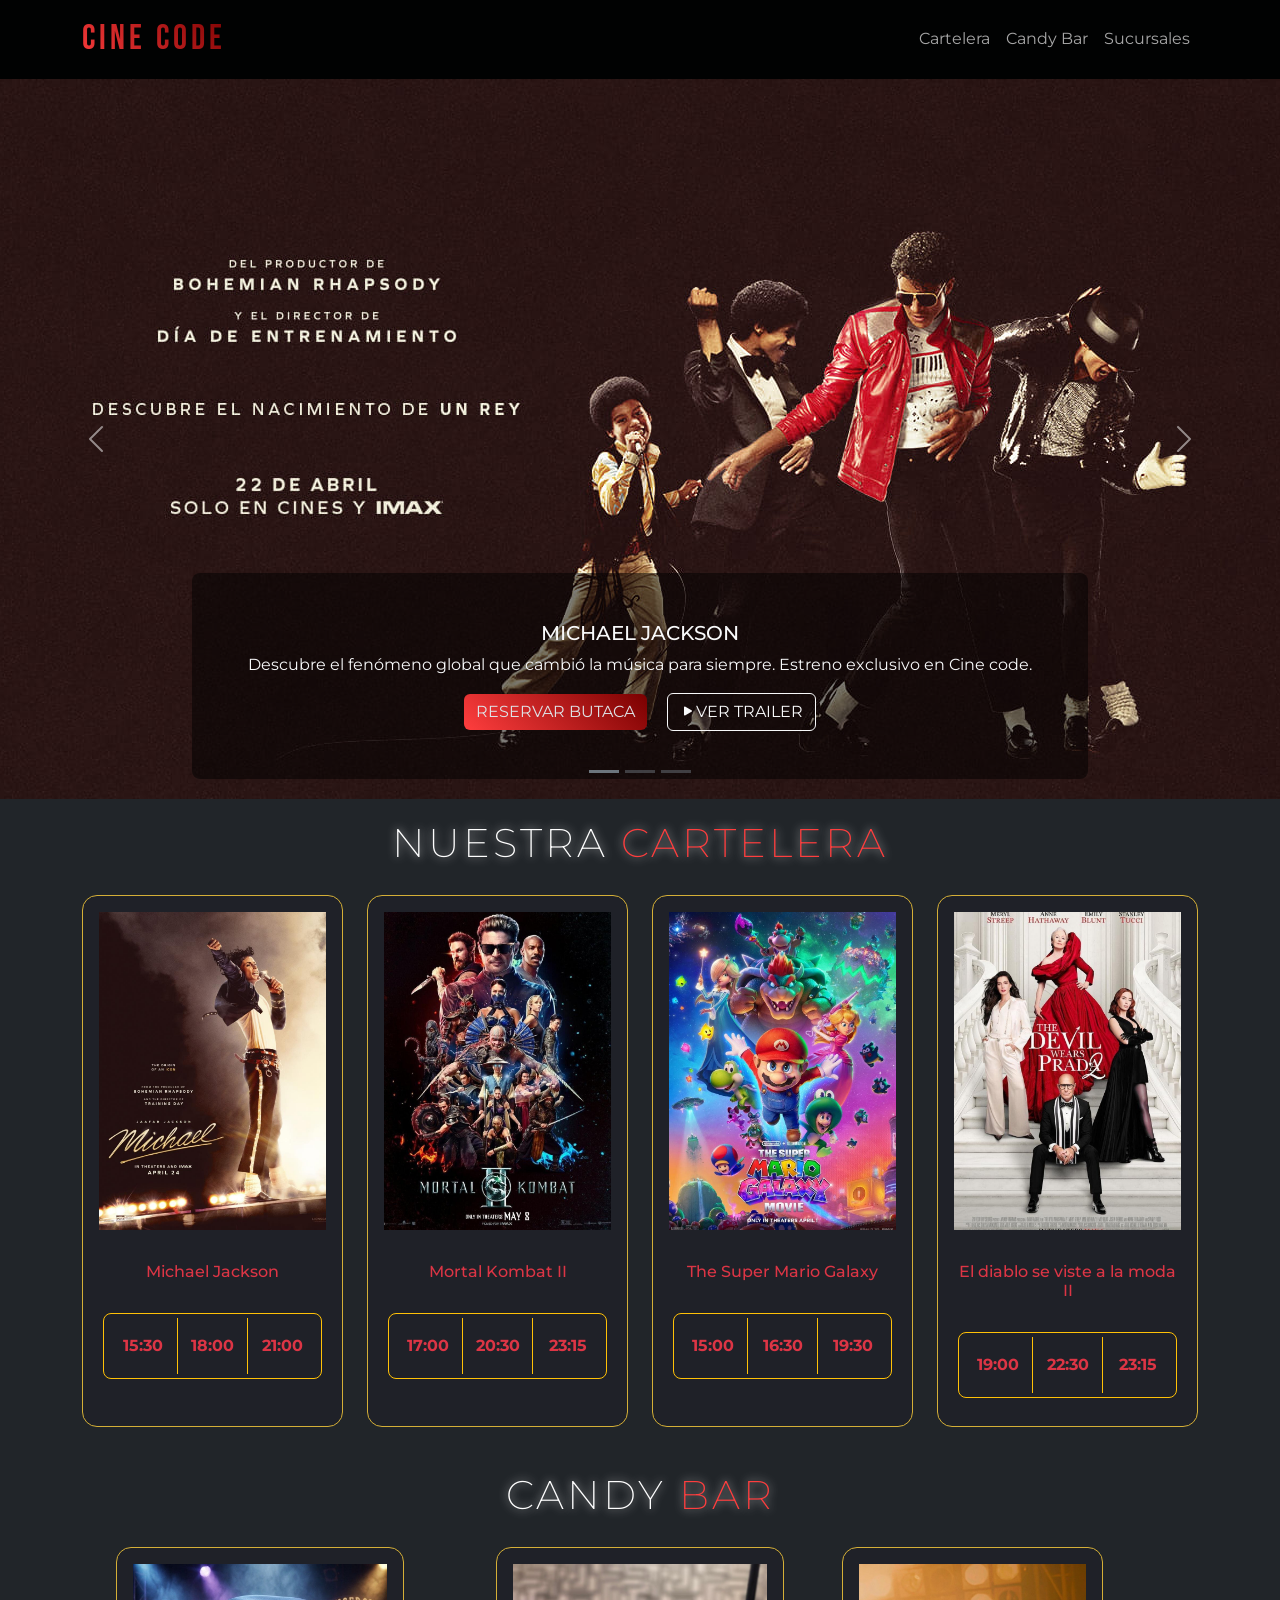
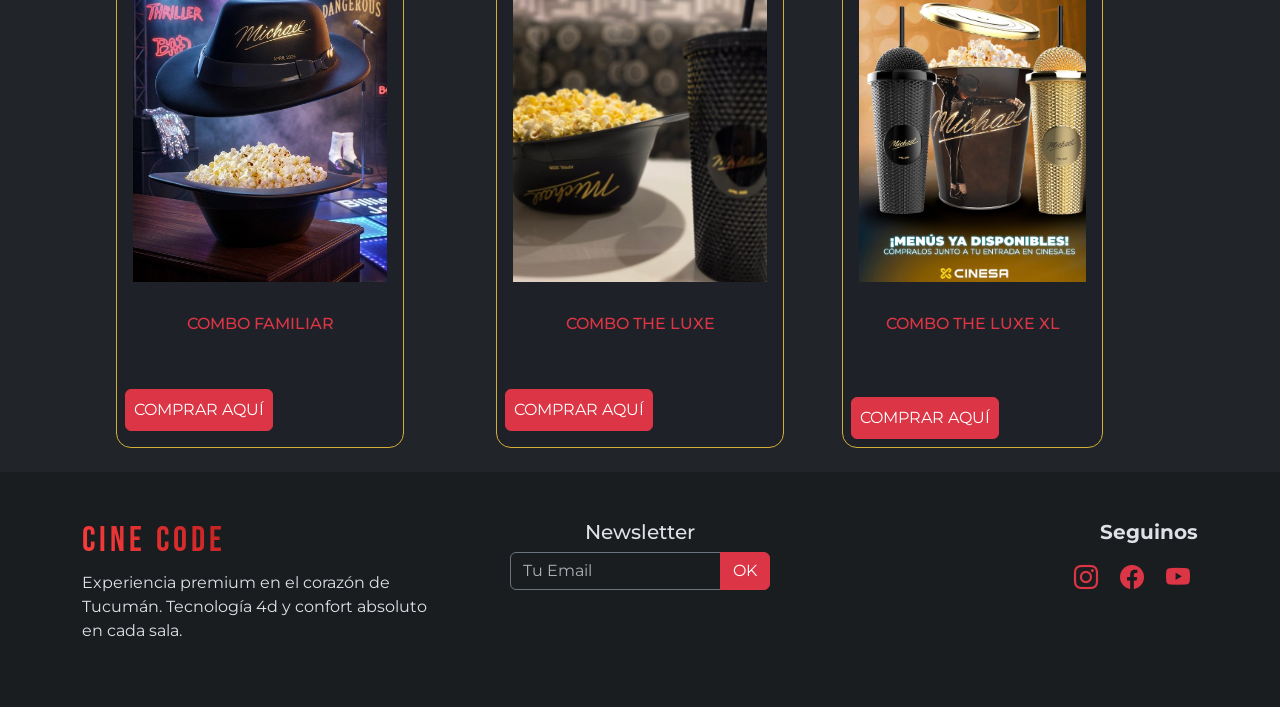
<file: index.html>
<!DOCTYPE html>
<html lang="es" data-bs-theme="dark">
<head>
    <meta charset="UTF-8">
    <meta name="viewport" content="width=device-width, initial-scale=1">
    <meta name="description" content="Desarrollo de sitio web de un cine con bootstrap">
    <meta name="Author" content="Fernandez, Amalia">
    <link rel="stylesheet" href="./css/bootstrap.min.css">
    <link rel="stylesheet" href="./css/style.css">
    <title>Cine Code</title>
</head>
<body>
<header class="sticky-top">
    <nav class="navbar navbar-expand-md navbar-color-dark">
        <div class="container">
            <a class="navbar-brand brand-font" href="./index.html">CINE CODE</a>
            <button class="navbar-toggler" type="button" data-bs-toggle="collapse"
                    data-bs-target="#navbarmenu" aria-controls="navbarmenu"
                    aria-expanded="false" aria-label="Toggle navigation">
                <span class="navbar-toggler-icon"></span>
            </button>
            <div class="collapse navbar-collapse" id="
">
                <ul class="navbar-nav ms-auto mb-2 mb-lg-0">
                    <li class="nav-item">
                        <a class="nav-link" href="./pages/cartelera.html">Cartelera</a>
                    </li>
                    <li class="nav-item">
                        <a class="nav-link" href="./pages/candy-bar.html">Candy Bar</a>
                    </li>
                    <li class="nav-item">
                        <a class="nav-link" href="./pages/error404.html">Sucursales</a>
                    </li>
                </ul>
            </div>
        </div>
    </nav>
</header>
<main>
    <!--seccion carousel -->
    <section id="carousel-CineCode" class="carousel slide">
        <div class="carousel-indicators">
            <button type="button" data-bs-target="#carousel-CineCode" data-bs-slide-to="0" class="active bg-secondary"
                    aria-current="true" aria-label="Slide 1"></button>
            <button type="button" data-bs-target="#carousel-CineCode" data-bs-slide-to="1" class="bg-secondary"
                    aria-label="Slide 2"></button>
            <button type="button" data-bs-target="#carousel-CineCode" data-bs-slide-to="2" class="bg-secondary"
                    aria-label="Slide 3"></button>
        </div>
        <div class="carousel-inner">
            <div class="carousel-item active">
                <img src="./Img/banner/michael%20-%20large.jpg" class="d-block w-100 img-banner"
                     alt="banner de Michael Jackson">
                <div class="carousel-caption  d-md-block bg-black bg-opacity-50 text-light rounded-3 py-5">
                    <h5>MICHAEL JACKSON</h5>
                    <p>Descubre el fenómeno global que cambió la música para siempre. Estreno exclusivo en Cine
                        code.</p>
                    <div class="">
                        <button class="btn btn-velvet me-3">RESERVAR BUTACA</button>
                        <button class="btn btn-outline-light" data-bs-toggle="modal" data-bs-target="#modalTrailer"><i
                                class="bi bi-play-fill"></i>VER TRAILER
                        </button>
                    </div>
                </div>
            </div>
            <div class="carousel-item">
                <img src="./Img/banner/the_devil_wears_prada_2-large.jpg" class="d-block w-100 img-banner"
                     alt="Banner del diablo viste a la moda">
                <div class="carousel-caption  d-md-block bg-black bg-opacity-50 text-light rounded-3 py-5">
                    <h5 class="text-uppercase">El diablo viste a la moda II</h5>
                    <p> La lucha de Miranda Priestly contra Emily Charlton, su exasistente convertida en
                        ejecutiva rival, mientras compiten por
                        los ingresos por publicidad en medio de la decadencia de los medios impresos y
                        Miranda se acerca a la jubilación.</p>
                    <div>
                        <button class="btn btn-velvet me-3">RESERVAR BUTACA</button>
                    </div>

                </div>
            </div>

            <div class="carousel-item">
                <img src="./Img/banner/mortal_kombat_ii.jpg" class="d-block w-100 img-banner"
                     alt="banner Mortal kombat">
                <div class="carousel-caption d-md-block bg-black bg-opacity-50 text-light rounded-3 py-5">
                    <h5>MORTAL KOMBAT II</h5>
                    <p>La batalla por el destino del mundo se libra en nuestras pantallas XL con sonido
                        envolvente.</p>
                    <div>
                        <button class="btn btn-velvet me-3">RESERVAR BUTACA</button>
                    </div>

                </div>
            </div>
        </div>
        <button class="carousel-control-prev" type="button" data-bs-target="#carousel-CineCode"
                data-bs-slide="prev">
            <span class="carousel-control-prev-icon" aria-hidden="true"></span>
            <span class="visually-hidden">Previous</span>
        </button>
        <button class="carousel-control-next" type="button" data-bs-target="#carousel-CineCode"
                data-bs-slide="next">
            <span class="carousel-control-next-icon" aria-hidden="true"></span>
            <span class="visually-hidden">Next</span>
        </button>
    </section>
    <!--Seccion cartelera-->
    <section>
        <h1 class="text-uppercase titulo-cartelera"> nuestra
            <span class="span-color"> cartelera </span>
        </h1>
        <div class="container">
            <div class="row">
                <div class="col-12 col-md-6 col-lg-3 d-flex justify-content-center pb-4">
                    <article class="card card-movie pb-2" style="width: 18rem;">
                        <img src="./Img/portadas/michael-jackson-2.jpg" class="card-img-top p-3"
                             alt="Portada pelicula Michael Jackson">
                        <div class="card-body">
                            <h5 class="card-title text-danger text-center fs-6 pb-4">Michael Jackson</h5>
                            <div class="border border-warning rounded-3 p-1 m-1">
                                <div class="row g-0">
                                    <div class="col text-center text-danger fs-6 fw-bold border-end border-warning py-3">
                                        15:30
                                    </div>
                                    <div class="col text-center text-danger fs-6 fw-bold border-end border-warning py-3">
                                        18:00
                                    </div>
                                    <div class="col text-center text-danger fs-6 fw-bold py-3">21:00</div>
                                </div>
                            </div>
                        </div>
                    </article>
                </div>
                <div class="col-12  col-md-6 col-lg-3 d-flex justify-content-center pb-4">
                    <div class="card card-movie pb-2" style="width: 18rem;">
                        <img src="./Img/portadas/mortal_kombat_ii-.jpg" class="card-img-top p-3"
                             alt="Portada pelicula Mortal kombat">
                        <article class="card-body">
                            <h5 class="card-title text-danger text-center fs-6 pb-4">Mortal Kombat II</h5>
                            <div class="border border-warning rounded-3 p-1 m-1 ">
                                <div class="row g-0">
                                    <div class="col text-center text-danger fs-6 fw-bold border-end border-warning py-3">
                                        17:00
                                    </div>
                                    <div class="col text-center text-danger fs-6 fw-bold border-end border-warning py-3">
                                        20:30
                                    </div>
                                    <div class="col text-center text-danger fs-6 fw-bold py-3 ">23:15</div>
                                </div>
                            </div>
                        </article>
                    </div>
                </div>
                <div class="col-12 col-md-6 col-lg-3 d-flex justify-content-center pb-4">
                    <article class="card card-movie" style="width: 18rem;">
                        <img src="./Img/portadas/the_super_mario_galaxy_movie-large.jpg" class="card-img-top p-3"
                             alt="Portada pelicula Super Mario">
                        <div class="card-body">
                            <h5 class="card-title text-danger text-center fs-6 pb-4">The Super Mario Galaxy</h5>
                            <div class="border border-warning rounded-3 p-1 m-1 ">
                                <div class="row g-0">
                                    <div class="col text-center text-danger fs-6 fw-bold border-end border-warning py-3">
                                        15:00
                                    </div>
                                    <div class="col text-center text-danger fs-6 fw-bold border-end border-warning py-3">
                                        16:30
                                    </div>
                                    <div class="col text-center text-danger fs-6 fw-bold py-3 ">19:30</div>
                                </div>
                            </div>
                        </div>
                    </article>
                </div>
                <div class="col-12 col-md-6 col-lg-3 d-flex justify-content-center pb-4">
                    <div class="card card-movie pb-2" style="width: 18rem;">
                        <img src="./Img/portadas/the_devil_wears_prada_2%20-%20large.jpg" class="card-img-top p-3 "
                             alt="Portada pelicula El diablo se viste a la moda">
                        <article class="card-body">
                            <h5 class="card-title text-danger text-center fs-6 pb-4">El diablo se viste a la moda
                                II</h5>
                            <div class="border border-warning rounded-3 p-1 m-1 ">
                                <div class="row g-0">
                                    <div class="col text-center text-danger fs-6 fw-bold border-end border-warning py-3">
                                        19:00
                                    </div>
                                    <div class="col text-center text-danger fs-6 fw-bold border-end border-warning py-3">
                                        22:30
                                    </div>
                                    <div class="col text-center text-danger fs-6 fw-bold py-3 ">23:15</div>
                                </div>
                            </div>
                        </article>
                    </div>
                </div>

            </div>

        </div>

    </section>
<!--seccion candy bar-->
    <section>
        <h1 class="text-uppercase titulo-cartelera"> candy
            <span class="span-color">bar </span>
        </h1>
        <div class="container">
            <div class="row">
                <div class="col-12 col-md-6 col-lg-4 d-flex justify-content-center pb-4">
                    <article class="card card-movie pb-2" style="width: 18rem;">
                        <img src="./Img/candy/pochoclos.jpg" class="card-img-top p-3"
                             alt="imagen de Pochoclos Michael Jackson">
                        <div class="card-body">
                            <h5 class="card-title text-danger text-center fs-6 pb-4">COMBO FAMILIAR</h5>
                        </div>
                        <div>
                            <button type="button" class="btn btn-danger p-2 m-2 ">COMPRAR AQUÍ</button>
                        </div>
                    </article>
                </div>
                <div class="col-12  col-md-6 col-lg-4 d-flex justify-content-center pb-4">
                    <article class="card card-movie pb-2" style="width: 18rem;">
                        <img src="./Img/candy/combo-michael-2.jpg" class="card-img-top p-3"
                             alt="imagen pochoclos mas un vaso Michael Jackson">
                        <div class="card-body">
                            <h5 class="card-title text-danger text-center fs-6 pb-4">COMBO THE LUXE</h5>
                        </div>
                        <div>
                            <button type="button" class="btn btn-danger p-2 m-2 ">COMPRAR AQUÍ</button>
                        </div>
                    </article>
                </div>
                <div class="col-12 col-md-6 col-lg-3 d-flex justify-content-center pb-4">
                    <article class="card card-movie" style="width: 18rem;">
                        <img src="./Img/candy/combo-michael.jpg" class="card-img-top p-3"
                             alt="Portada combo pochoclos extra grande">
                        <div class="card-body">
                            <h5 class="card-title text-danger text-center fs-6 pb-4">COMBO THE LUXE XL</h5>
                        </div>
                        <div>
                            <button type="button" class="btn btn-danger p-2  m-2 ">COMPRAR AQUÍ</button>
                        </div>
                    </article>
                </div>
            </div>

        </div>

        </div>

    </section>

    <!--Modal para subir un video/trailer -->
    <div class="modal fade" id="modalTrailer" tabindex="-1" aria-labelledby="modalTrailerLabel" aria-hidden="true">
        <div class="modal-dialog modal-lg">
            <div class="modal-content">
                <div class="modal-header">
                    <h3 class="modal-title  fs-5" id="modalTrailerLabel">Triller: Michael Jackson</h3>
                    <button type="button" class="btn-close" data-bs-dismiss="modal" aria-label="Close"></button>
                </div>
                <div class="modal-body">
                    <iframe class="w-100" height="350"
                            src="https://www.youtube.com/embed/o1HQSh6zZ8s?si=BFtbccs7mLk0yTl1"
                            title="YouTube video player" frameborder="0"
                            allow="accelerometer; autoplay; clipboard-write; encrypted-media; gyroscope; picture-in-picture; web-share"
                            referrerpolicy="strict-origin-when-cross-origin" allowfullscreen></iframe>
                </div>
            </div>
        </div>
    </div>
</main>
<footer class="bg-dark-subtle py-5">
    <div class="container">
        <div class="row">
            <div class="col-12 col-md-4">
                <h4 class="text-uppercase brand-font navbar-brand"> Cine code</h4>
                <p>Experiencia premium en el corazón de Tucumán. Tecnología 4d y confort absoluto en cada sala.</p>
            </div>
            <div class="col-12 col-md-4 text-center">
                <h5>Newsletter</h5>
                <form class="input-group mb-3 px-md-5">
                    <input
                            type="text"
                            class="form-control bg-transparent border-secondary"
                            placeholder="Tu Email"
                    />
                    <button class="btn btn-danger">OK</button>
                </form>
            </div>
            <div class="col-12 col-md-4 text-md-end">
                <h5 class="fw-bold mb-3">Seguinos</h5>
                <div class="fs-4">
                    <a href="./pages/error404.html" class="link-danger"
                    ><i class="bi bi-instagram mx-2"></i
                    ></a>
                    <a href="./pages/error404.html" class="link-danger"
                    ><i class="bi bi-facebook mx-2"></i
                    ></a>
                    <a href="./pages/error404.html" class="link-danger">
                        <i class="bi bi-youtube mx-2"></i
                        ></a>
                </div>
            </div>
        </div>

    </div>

</footer>
<script src="./js/bootstrap.min.js"></script>
</body>
</html>
</file>
<file: css/style.css>
@import url('https://fonts.googleapis.com/css2?family=Bebas+Neue&family=Montserrat:ital,wght@0,100..900;1,100..900&display=swap');
@import url("https://cdn.jsdelivr.net/npm/bootstrap-icons@1.13.1/font/bootstrap-icons.min.css");

:root {
    --accent-color: #ff3e3e;
    --velvet-gradient: linear-gradient(45deg, #ff3e3e, #7a0000);
    --gold-color: #d4af37;
}

/* estilos generales*/
body {
    font-family: 'montserrat', sans-serif;
    display: flex;
    flex-direction: column;
    min-height: 100vh;
}

main {
    flex-grow: 1;
}


/*estilos del navbar*/
.brand-font {
    font-family: 'Bebas Neue', sans-serif;
    font-size: 2.2rem; /*cada rem equivale a 16px*/
    letter-spacing: 4px;
    /* para espaciar las letras*
       /*word-spacing: 10px; para separar palabras*/
}

.navbar-color-dark {
    background-color: rgba(0, 0, 0, 0.95);
}

.navbar-brand {
    background: var(--velvet-gradient);
    background-clip: text; /* corta el texto para que se una al color de fondo que le pusimos*/
    -webkit-text-fill-color: transparent; /*debemos poner transparente el color de relleno para que se vea el clip*/
}

/*estilos del carousel principal*/

.img-banner {
    height: 80vh;
    object-fit: cover;
}

.carousel-control-prev-icon, .carousel-control-next-icon {
    filter: invert(1);
}

.btn-velvet {
    background: var(--velvet-gradient);
    border: none;
}

.btn-outline-light:hover {
    background-color: var(--gold-color);
    cursor: pointer;
}

.span-color {
    color: var(--accent-color);
}

.titulo-cartelera {
    text-align: center;
    letter-spacing: 3px;
    font-weight: 200;
    color: white;
    text-shadow: 0 0 10px rgba(255, 255, 255, 0.8);
    padding: 20px;
}


.card-movie {
    height: 100%;
    background-color: #1f2128;
    border: 1px solid var(--gold-color);
    border-radius: 15px;
    object-fit: cover;
    transition: all 0.3s ease;

    img {
        height: 350px;
        object-fit: cover;
        width: 100%;
    }

}
.card-movie:hover {
    transform: translateY(-10px);
    box-shadow: 0 10px 25px rgba(255, 62, 62, 0.3);
}

@media (max-width: 768px) {
    .img-banner {
        height: 60vh; /* Aumenta la altura en mobile */
    }
}

@media (max-width: 768px) {
    .carousel-caption {
        padding: 1.5rem 1rem !important;
    }

    .carousel-caption h5 {
        font-size: 1.3rem !important;
    }

    .carousel-caption p {
        font-size: 0.9rem !important;
    }

    .carousel-caption .btn {
        font-size: 0.8rem !important;
    }
}
</file>
